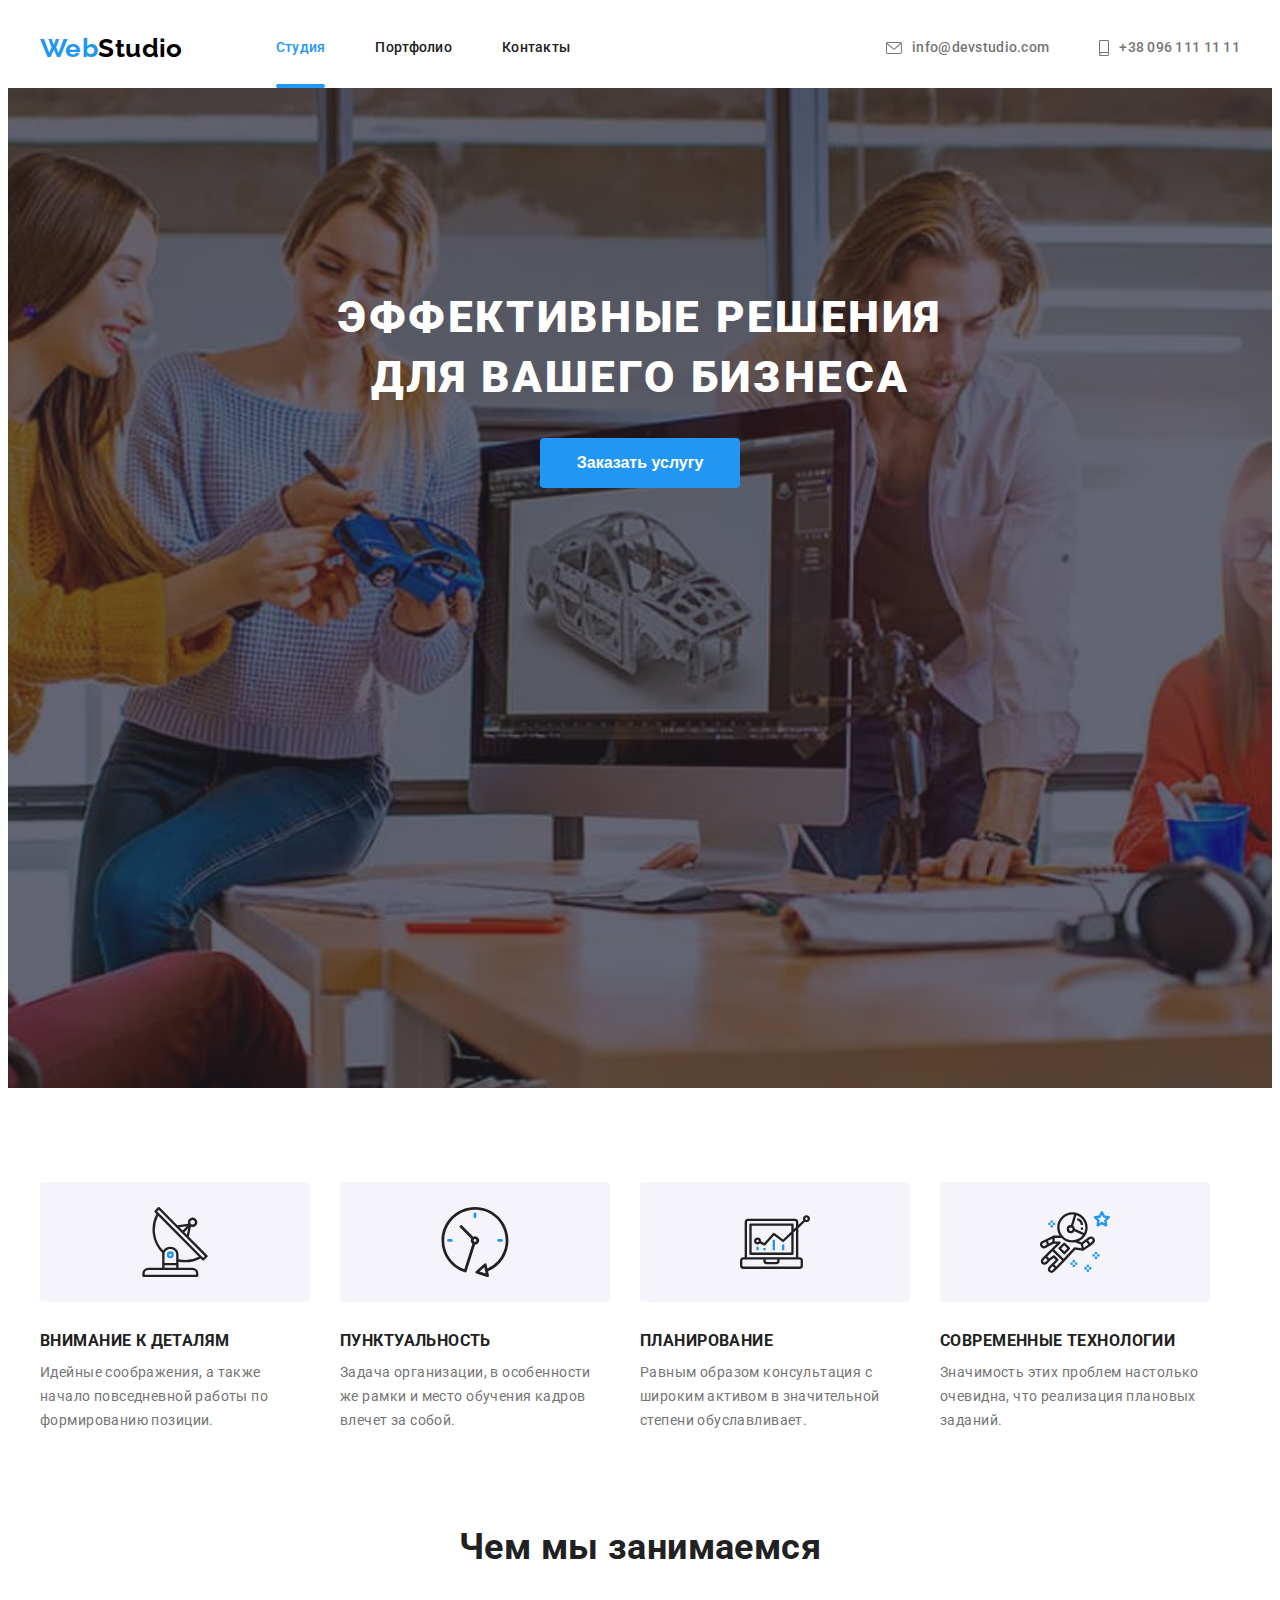
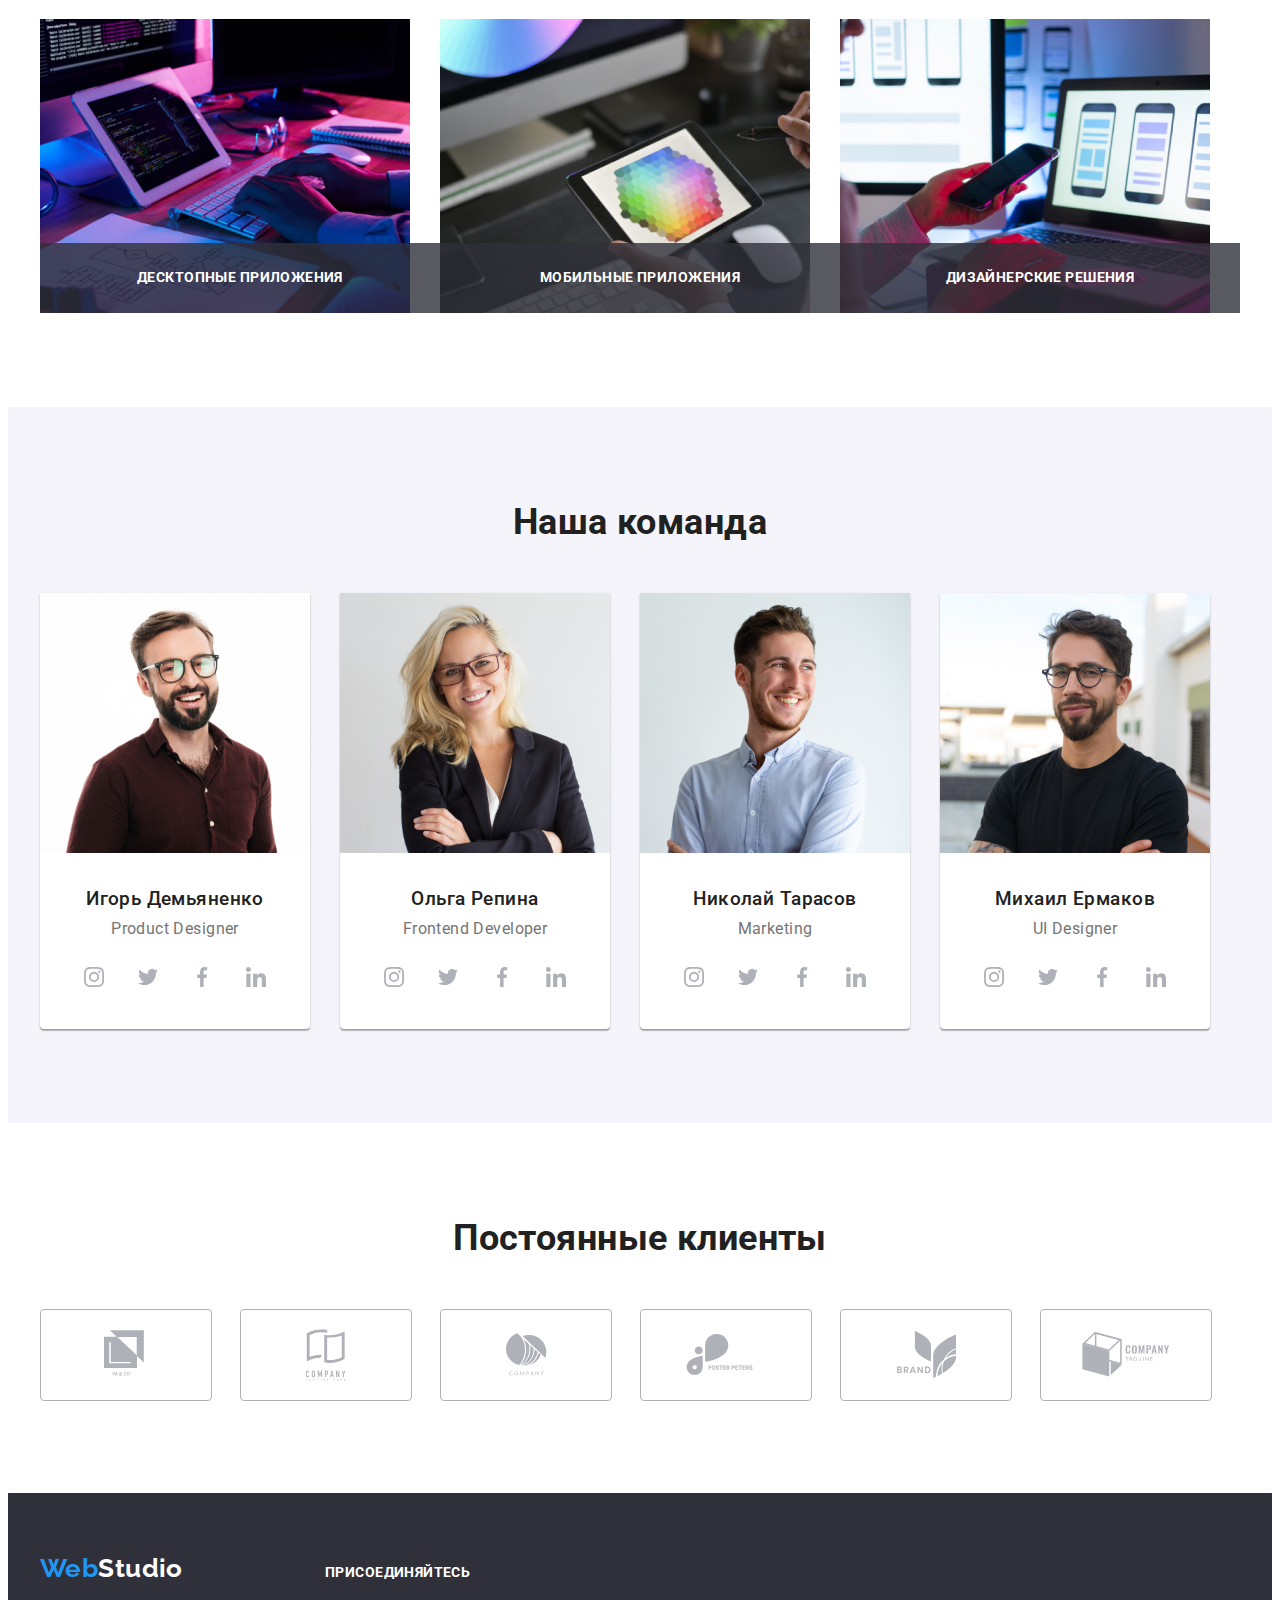
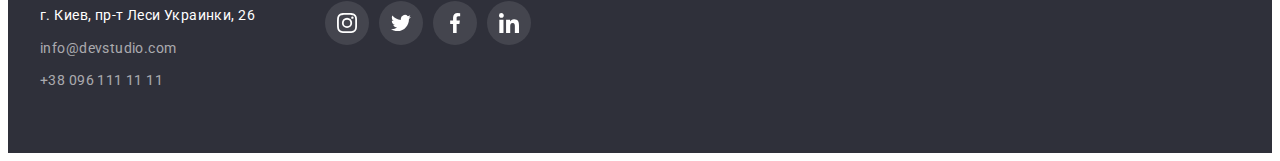
<file: index.html>
<!DOCTYPE html>
<html lang="ru">
<head>
    <meta charset="UTF-8">
    <link rel="stylesheet" href="https://cdnjs.cloudflare.com/ajax/libs/modern-normalize/1.0.0/modern-normalize.min.css" integrity="sha512-ISS7cAi1PEhQ8jnbJpJZMd29NlhNj4AWYyLOSp2CE/CsHxTCu+r+t0D2yoJudVrd0/8fTVPUVDzY5Tvli75u/g==" crossorigin="anonymous" />
    <link rel="preconnect" href="https://fonts.gstatic.com">
    <link href="https://fonts.googleapis.com/css2?family=Raleway:wght@700&family=Roboto:wght@400;500;700;900&display=swap" rel="stylesheet">
    <link rel="stylesheet" href="./css/style.css">
    <meta name="viewport" content="width=device-width, initial-scale=1">
    <title>Web Studio</title>
</head>
<body>
        <header class="header">
            <div class="container main-nav">
                    <nav class="nav">
                        <a href="./index.html" class="logo">
                            <span class="web">Web</span><span class="studio">Studio</span>
                        </a>
                        <ul class="nav-list list">
                            <li class="nav-item">
                                <a href="./index.html" class="link current">Студия</a>
                            </li>
                            <li class="nav-item">
                                <a href="./portfolio.html" class="link">Портфолио</a>
                            </li>
                            <li class="nav-item">

                                <a href="#" class="link">Контакты</a>
                            </li>
                        </ul>
                    </nav>
                
                    <ul class="contacts-list list">
                        <li class="contacts-item">
                            <a href="mailto:info@devstudio.com" class="contacts-link link">
                                <svg class="social-link-icon icon-contacts" width="16" height="12">
                                    <use href="./images/sprite.svg#icon-mail"></use>
                                </svg>
                                info@devstudio.com</a>
                        </li>
                        <li class="contacts-item">
                            <a href="tel:+380961111111" class="contacts-link link">
                                <svg class="social-link-icon icon-contacts" width="10" height="16">
                                    <use href="./images/sprite.svg#icon-smartphone"></use>
                                </svg>
                                +38 096 111 11 11</a>
                        </li>
                    </ul>
            </div>
        </header>
        <main>
            <section class="hero">
                <div class="container">
                    <h1 class="hero__title">Эффективные решения для вашего бизнеса</h1>
                    <button type="button" class="hero__button" data-modal-open>Заказать услугу</button>
                </div>
            </section>
           <!-- FEATURES-->
            <section class="features">
                <div class="container">
                    <h2 hidden>Наши особенности</h2>
                    <ul class="features-list list">
                        <li class="features-item icon-antenna">
                            <h3 class="features__title">Внимание к деталям</h3>
                            <p class="features__text">Идейные соображения, а также начало повседневной работы по формированию позиции.</p>
                        </li>
                        <li class="features-item icon-clock">
                            <h3 class="features__title">Пунктуальность</h3>
                            <p class="features__text">Задача организации, в особенности же рамки и место обучения кадров влечет за собой.</p>
                        </li>
                        <li class="features-item icon-diagram">
                            <h3 class="features__title">Планирование</h3>
                            <p class="features__text">Равным образом консультация с широким активом в значительной степени обуславливает.</p>
                        </li>
                        <li class="features-item icon-astronaut">
                            <h3 class="features__title">Современные технологии</h3>
                            <p class="features__text">Значимость этих проблем настолько очевидна, что реализация плановых заданий.</p>
                        </li>
                    </ul>
                </div>
            </section>
            <!--WHAT WE DO-->
            <section class="what-we-do">
                <div class="container">
                    <h2 class="section__title">Чем мы занимаемся</h2>
                    <ul class="what-we-do-list list">
                        <li class="what-we-do-item">
                            <img src="./images/what-we-do1.jpg" alt="Computer" width="370" class="what-we-do-img">
                            <div class="service-description">
                                <p class="service-text">
                                    Десктопные приложения
                                </p>
                            </div>
                        </li>
                        <li class="what-we-do-item">
                            <img src="./images/what-we-do2.jpg" alt="Smartphone" width="370" class="what-we-do-img">
                            <div class="service-description">
                                <p class="service-text">
                                    Мобильные приложения
                                </p>
                            </div>
                        </li>
                        <li class="what-we-do-item">
                            <img src="./images/what-we-do3.jpg" alt="Tablet" width="370" class="what-we-do-img">
                            <div class="service-description">
                                <p class="service-text">
                                    Дизайнерские решения
                                </p>
                            </div>
                        </li>
                    </ul>
                </div>
            </section>
            <!-- OUR TEAM -->
            <section class="team">
                <div class="container">
                    <h2 class="section__title">Наша команда</h2>
                    <ul class="team-members list">
                        <li class="team__card">
                            <img src="./images/member1.jpg" alt="Игорь Демьяненко Product Designer" class="member-img" width="270" height="260">
                            <div class="member-description">
                                <h3 class="member-name">Игорь Демьяненко</h3>
                                <p class="member-role">Product Designer</p>
                                
                                <ul class="card-social-list list">
                                    <li class="card-social-item">
                                        <a href="#" class="card-social-link">
                                            <svg class="social-link-icon" width="20" height="20">
                                                <use href="./images/sprite.svg#icon-instagram"></use>
                                            </svg>
                                        </a>
                                    </li>
                                    <li class="card-social-item">
                                        <a href="#" class="card-social-link">
                                            <svg class="social-link-icon" width="20" height="20">
                                                <use href="./images/sprite.svg#icon-twitter"></use>
                                            </svg>
                                        </a>
                                    </li>
                                    <li class="card-social-item">
                                        <a href="#" class="card-social-link">
                                            <svg class="social-link-icon" width="20" height="20">
                                                <use href="./images/sprite.svg#icon-facebook"></use>
                                            </svg>
                                        </a>
                                    </li>
                                    <li class="card-social-item">
                                        <a href="#" class="card-social-link">
                                            <svg class="social-link-icon" width="20" height="20">
                                                <use href="./images/sprite.svg#icon-linkedin"></use>
                                            </svg>
                                        </a>
                                    </li>
                                </ul>
                            </div>
                        </li>
                        <li class="team__card">
                            <img src="./images/member2.jpg" alt="Ольга Репина Frontend Developer" class="member-img" width="270" height="260">
                            <div class="member-description">
                                <h3 class="member-name">Ольга Репина</h3>
                                <p class="member-role">Frontend Developer</p>

                                <ul class="card-social-list list">
                                    <li class="card-social-item">
                                        <a href="#" class="card-social-link">
                                            <svg class="social-link-icon" width="20" height="20">
                                                <use href="./images/sprite.svg#icon-instagram"></use>
                                            </svg>
                                        </a>
                                    </li>
                                    <li class="card-social-item">
                                        <a href="#" class="card-social-link">
                                            <svg class="social-link-icon" width="20" height="20">
                                                <use href="./images/sprite.svg#icon-twitter"></use>
                                            </svg>
                                        </a>
                                    </li>
                                    <li class="card-social-item">
                                        <a href="#" class="card-social-link">
                                            <svg class="social-link-icon" width="20" height="20">
                                                <use href="./images/sprite.svg#icon-facebook"></use>
                                            </svg>
                                        </a>
                                    </li>
                                    <li class="card-social-item">
                                        <a href="#" class="card-social-link">
                                            <svg class="social-link-icon" width="20" height="20">
                                                <use href="./images/sprite.svg#icon-linkedin"></use>
                                            </svg>
                                        </a>
                                    </li>
                                </ul>
                            </div>
                        </li>
                        <li class="team__card">
                            <img src="./images/member3.jpg" alt="Николай Тарасов Marketing" class="member-img" width="270" height="260">
                            <div class="member-description">
                                <h3 class="member-name">Николай Тарасов</h3>
                                <p class="member-role">Marketing</p>

                                <ul class="card-social-list list">
                                    <li class="card-social-item">
                                        <a href="#" class="card-social-link">
                                            <svg class="social-link-icon" width="20" height="20">
                                                <use href="./images/sprite.svg#icon-instagram"></use>
                                            </svg>
                                        </a>
                                    </li>
                                    <li class="card-social-item">
                                        <a href="#" class="card-social-link">
                                            <svg class="social-link-icon" width="20" height="20">
                                                <use href="./images/sprite.svg#icon-twitter"></use>
                                            </svg>
                                        </a>
                                    </li>
                                    <li class="card-social-item">
                                        <a href="#" class="card-social-link">
                                            <svg class="social-link-icon" width="20" height="20">
                                                <use href="./images/sprite.svg#icon-facebook"></use>
                                            </svg>
                                        </a>
                                    </li>
                                    <li class="card-social-item">
                                        <a href="#" class="card-social-link">
                                            <svg class="social-link-icon" width="20" height="20">
                                                <use href="./images/sprite.svg#icon-linkedin"></use>
                                            </svg>
                                        </a>
                                    </li>
                                </ul>
                            </div>
                        </li>
                        <li class="team__card">
                            <img src="./images/member4.jpg" alt="Михаил Ермаков UI Designer" class="member-img" width="270" height="260">
                            <div class="member-description">
                                <h3 class="member-name">Михаил Ермаков</h3>
                                <p class="member-role">UI Designer</p>

                                <ul class="card-social-list list">
                                    <li class="card-social-item">
                                        <a href="#" class="card-social-link">
                                            <svg class="social-link-icon" width="20" height="20">
                                                <use href="./images/sprite.svg#icon-instagram"></use>
                                            </svg>
                                        </a>
                                    </li>
                                    <li class="card-social-item">
                                        <a href="#" class="card-social-link">
                                            <svg class="social-link-icon" width="20" height="20">
                                                <use href="./images/sprite.svg#icon-twitter"></use>
                                            </svg>
                                        </a>
                                    </li>
                                    <li class="card-social-item">
                                        <a href="#" class="card-social-link">
                                            <svg class="social-link-icon" width="20" height="20">
                                                <use href="./images/sprite.svg#icon-facebook"></use>
                                            </svg>
                                        </a>
                                    </li>
                                    <li class="card-social-item">
                                        <a href="#" class="card-social-link">
                                            <svg class="social-link-icon" width="20" height="20">
                                                <use href="./images/sprite.svg#icon-linkedin"></use>
                                            </svg>
                                        </a>
                                    </li>
                                </ul>
                            </div>
                        </li>
                    </ul>
                </div>
            </section>
            <section class="clients">
                <div class="container">
                    <h2 class="section__title">Постоянные клиенты</h2>
                    <ul class="clients-list list">
                        <li class="clients-item">
                            <a href="#" class="clients-link">
                                <svg class="clients-icon" width="44" height="49">
                                    <use href="./images/sprite.svg#icon-yaco"></use>
                                </svg>
                            </a>
                        </li>
                        <li class="clients-item">
                            <a href="#" class="clients-link">
                                <svg class="clients-icon" width="40" height="52">
                                    <use href="./images/sprite.svg#icon-companytagline"></use>
                                </svg>
                            </a>
                        </li>
                        <li class="clients-item">
                            <a href="#" class="clients-link">
                                <svg class="clients-icon" width="41" height="43">
                                    <use href="./images/sprite.svg#icon-company"></use>
                                </svg>
                            </a>
                        </li>
                        <li class="clients-item">
                            <a href="#" class="clients-link">
                                <svg class="clients-icon" width="80" height="42">
                                    <use href="./images/sprite.svg#icon-fosterpeter"></use>
                                </svg>
                            </a>   
                        </li>
                        <li class="clients-item">
                            <a href="#" class="clients-link">
                                <svg class="clients-icon" width="59" height="47">
                                    <use href="./images/sprite.svg#icon-brand"></use>
                                </svg>
                            </a>
                        </li>
                        <li class="clients-item">
                            <a href="#" class="clients-link">
                                <svg class="clients-icon" width="88" height="45">
                                    <use href="./images/sprite.svg#icon-companycube"></use>
                                </svg>
                            </a>
                        </li>
                    </ul>
                </div>
            </section>
        </main>
        <footer class="footer">
            <div class="container footer-box">
                <div class="adress-box">
                    <a href="./index.html" class="logo logo-bottom">
                        <span class="web">Web</span><span class="footer-studio">Studio</span>
                    </a>
                    <address>
                        <ul class="adress-list list">
                            <li class="adress-item">
                                <a href="https://goo.gl/maps/qAZLpgprCSPZe2HK8" class="adress-item light">г. Киев, пр-т Леси Украинки, 26</a>
                            </li>
                            <li class="adress-item">
                                <a href="mailto:info@devstudio.com" class="adress-item">info@devstudio.com</a>
                            </li>
                            <li class="adress-item">
                                <a href="tel:+380961111111" class="adress-item">+38 096 111 11 11</a>
                            </li>
                        </ul>
                    </address>
                </div>
                <div class="join-box">
                   <p class="join__title">Присоединяйтесь</p>
                   <ul class="social-link-list list">
                    <li class="social-link-item">
                        <a href="#" class="social-link">
                            <svg class="social-link-icon" width="20" height="20">
                                <use href="./images/sprite.svg#icon-instagram"></use>
                            </svg>
                        </a>
                    </li>
                    <li class="social-link-item">
                        <a href="#" class="social-link">
                            <svg class="social-link-icon" width="20" height="20">
                                <use href="./images/sprite.svg#icon-twitter"></use>
                            </svg>
                        </a>
                    </li>
                    <li class="social-link-item">
                        <a href="" class="social-link">
                            <svg class="social-link-icon" width="20" height="20">
                                <use href="./images/sprite.svg#icon-facebook"></use>
                            </svg>
                        </a>
                    </li>
                    <li class="social-link-item">
                        <a href="" class="social-link">
                            <svg class="social-link-icon" width="20" height="20">
                                <use href="./images/sprite.svg#icon-linkedin"></use>
                            </svg>
                        </a>
                    </li>
                   </ul>
               </div>
               
            </div>
        </footer>
        <div class="backdrop is-hidden" data-modal>
            <div class="modal">
                <button type="button" class="close-btn" data-modal-close>
                    <svg class="close-icon" width="11" height="11">
                        <use href="./images/sprite.svg#icon-close"></use>
                    </svg>
                </button>

            </div>
        </div>
    <script src="./js/modal.js"></script>
    </body>
</html>
</file>
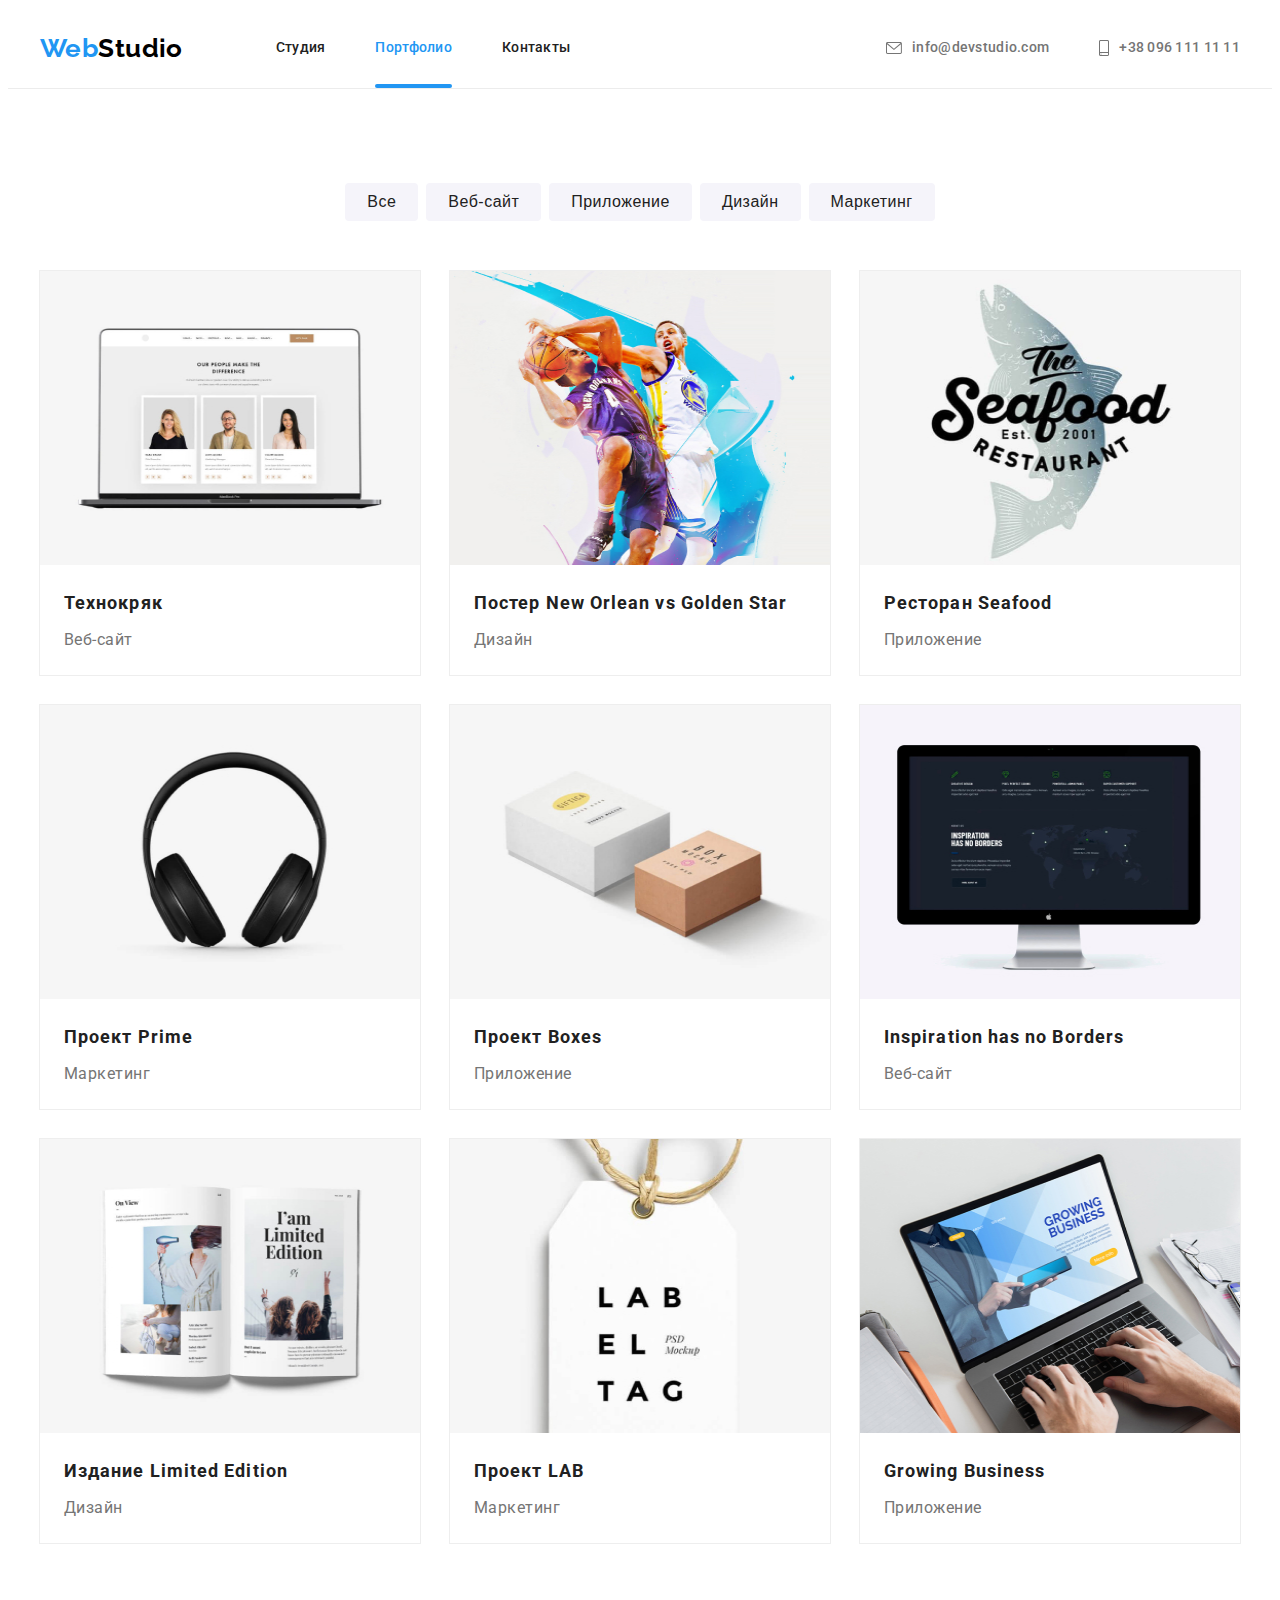
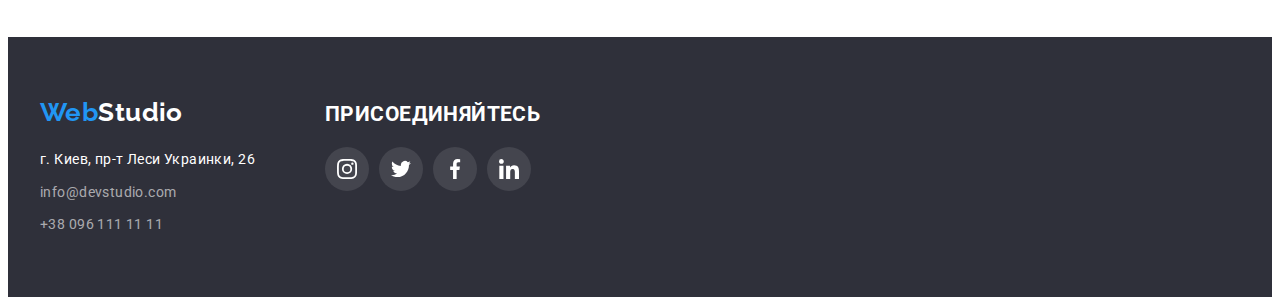
<file: portfolio.html>
<!DOCTYPE html>
<html lang="ru">
<head>
    <meta charset="UTF-8">
    <link rel="stylesheet" href="https://cdnjs.cloudflare.com/ajax/libs/modern-normalize/1.0.0/modern-normalize.min.css" integrity="sha512-ISS7cAi1PEhQ8jnbJpJZMd29NlhNj4AWYyLOSp2CE/CsHxTCu+r+t0D2yoJudVrd0/8fTVPUVDzY5Tvli75u/g==" crossorigin="anonymous" />
    <link rel="preconnect" href="https://fonts.gstatic.com">
    <link href="https://fonts.googleapis.com/css2?family=Raleway:wght@700&family=Roboto:wght@400;500;700;900&display=swap" rel="stylesheet">
    <link rel="stylesheet" href="./css/style.css">
    <meta name="viewport" content="width=device-width, initial-scale=1">
    <title>Web Studio</title>
</head>
<body>
    <header class="header header-portfolio">
        <div class="container main-nav">
                <nav class="nav">
                    <a href="./index.html" class="logo">
                        <span class="web">Web</span><span class="studio">Studio</span>
                    </a>
                    <ul class="nav-list list">
                        <li class="nav-item">
                            <a href="./index.html" class="link">Студия</a>
                        </li>
                        <li class="nav-item">
                            <a href="./portfolio.html" class="link current">Портфолио</a>
                        </li>
                        <li class="nav-item">
                            <a href="#" class="link">Контакты</a>
                        </li>
                    </ul>
                </nav>
            
                <ul class="contacts-list list">
                    <li class="contacts-item">
                        <a href="mailto:info@devstudio.com" class="contacts-link link">
                            <svg class="social-link-icon icon-contacts" width="16" height="12">
                                <use href="./images/sprite.svg#icon-mail"></use>
                            </svg>
                            info@devstudio.com</a>
                    </li>
                    <li class="contacts-item">
                        <a href="tel:+380961111111" class="contacts-link link">
                            <svg class="social-link-icon icon-contacts" width="10" height="16">
                                <use href="./images/sprite.svg#icon-smartphone"></use>
                            </svg>
                            +38 096 111 11 11</a>
                    </li>
                </ul>
        </div>
    </header>
    <!--MAIN-->
    <main>
        <section class="portfolio">
            <div class="container">
                <ul class="button-list list">
                    <li class="button-item">
                        <button type="button" class="portfolio-button">Все</button>
                    </li>
                    <li class="button-item">
                        <button type="button" class="portfolio-button">Веб-сайт</button>
                    </li>
                    <li class="button-item">
                        <button type="button" class="portfolio-button">Приложение</button>
                    </li>
                    <li class="button-item">
                        <button type="button" class="portfolio-button">Дизайн</button>
                    </li>
                    <li class="button-item">
                        <button type="button" class="portfolio-button">Маркетинг</button>
                    </li>    
                </ul>

                <ul class="portfolio-list">
                    <!--item 1-->
                    <li class="portfolio-item">
                        <a href="" class="portfolio__link">
                            <div class="animated-card">
                                <img src="./images/portfolio1.jpg" alt="" width="370" height="294" class="portfolio-image">
                                <div class="portfolio-overlay">
                                    <p class="overlay-text">Технокряк это современная площадка распространения коронавируса. Компании используют эту платформу для цифрового шпионажа и атак на защищённые сервера конкурентов.</p>
                                </div>
                            </div>

                            <div class="card-description">
                                <h2 class="portfolio__title">Технокряк</h2>
                                <p class="portfolio__type">Веб-сайт</p>
                            </div>
                        </a>
                    </li>

                    <!--item 2-->
                    <li class="portfolio-item">
                        <a href="" class="portfolio__link">
                            <div class="animated-card">
                                <img src="./images/portfolio2.jpg" alt="" width="370" height="294" class="portfolio-image">
                                <div class="portfolio-overlay">
                                    <p class="overlay-text">Технокряк это современная площадка распространения коронавируса. Компании используют эту платформу для цифрового шпионажа и атак на защищённые сервера конкурентов.</p>
                                </div>
                            </div>

                            <div class="card-description">
                                <h2 class="portfolio__title">Постер New Orlean vs Golden Star</h2>
                                <p class="portfolio__type">Дизайн</p>
                            </div>
                        </a>
                    </li>

                    <!--item 3-->
                    <li class="portfolio-item">
                        <a href="" class="portfolio__link">
                            <div class="animated-card">
                                <img src="./images/portfolio3.jpg" alt="" width="370" height="294" class="portfolio-image">
                                <div class="portfolio-overlay">
                                    <p class="overlay-text">Технокряк это современная площадка распространения коронавируса. Компании используют эту платформу для цифрового шпионажа и атак на защищённые сервера конкурентов.</p>
                                </div>
                            </div>
                            
                            <div class="card-description">
                                <h2 class="portfolio__title">Ресторан Seafood</h2>
                                <p class="portfolio__type">Приложение</p>
                            </div>
                        </a>
                    </li>

                    <!--item 4-->
                    <li class="portfolio-item">
                        <a href="" class="portfolio__link">
                            <div class="animated-card">
                                <img src="./images/portfolio4.jpg" alt="" width="370" height="294" class="portfolio-image">
                                <div class="portfolio-overlay">
                                    <p class="overlay-text">Технокряк это современная площадка распространения коронавируса. Компании используют эту платформу для цифрового шпионажа и атак на защищённые сервера конкурентов.</p>
                                </div>
                            </div>
                            
                            <div class="card-description">
                                <h2 class="portfolio__title">Проект Prime</h2>
                                <p class="portfolio__type">Маркетинг</p>
                            </div>
                        </a>
                    </li>

                    <!--item 5-->
                    <li class="portfolio-item">
                        <a href="" class="portfolio__link">
                            <div class="animated-card">
                                <img src="./images/portfolio5.jpg" alt="" width="370" height="294" class="portfolio-image">
                                <div class="portfolio-overlay">
                                    <p class="overlay-text">Технокряк это современная площадка распространения коронавируса. Компании используют эту платформу для цифрового шпионажа и атак на защищённые сервера конкурентов.</p>
                                </div>
                            </div>
                            
                            <div class="card-description">
                                <h2 class="portfolio__title">Проект Boxes</h2>
                                <p class="portfolio__type">Приложение</p>
                            </div>
                        </a>
                    </li>

                    <!--item 6-->
                    <li class="portfolio-item">
                        <a href="" class="portfolio__link">
                            <div class="animated-card">
                                <img src="./images/portfolio6.jpg" alt="" width="370" height="294" class="portfolio-image">
                                <div class="portfolio-overlay">
                                    <p class="overlay-text">Технокряк это современная площадка распространения коронавируса. Компании используют эту платформу для цифрового шпионажа и атак на защищённые сервера конкурентов.</p>
                                </div>
                            </div>
                            
                            <div class="card-description">
                                <h2 class="portfolio__title">Inspiration has no Borders</h2>
                                <p class="portfolio__type">Веб-сайт</p>
                            </div>
                        </a>
                    </li>

                    <!--item 7-->
                    <li class="portfolio-item">
                        <a href="" class="portfolio__link">
                            <div class="animated-card">
                                <img src="./images/portfolio7.jpg" alt="" width="370" height="294" class="portfolio-image">
                                <div class="portfolio-overlay">
                                    <p class="overlay-text">Технокряк это современная площадка распространения коронавируса. Компании используют эту платформу для цифрового шпионажа и атак на защищённые сервера конкурентов.</p>
                                </div>
                            </div>
                            
                            <div class="card-description">
                                <h2 class="portfolio__title">Издание Limited Edition</h2>
                                <p class="portfolio__type">Дизайн</p>
                            </div>
                        </a>
                    </li>

                    <!--item 8-->
                    <li class="portfolio-item">
                        <a href="" class="portfolio__link">
                            <div class="animated-card">
                                <img src="./images/portfolio8.jpg" alt="" width="370" height="294" class="portfolio-image">
                                <div class="portfolio-overlay">
                                    <p class="overlay-text">Технокряк это современная площадка распространения коронавируса. Компании используют эту платформу для цифрового шпионажа и атак на защищённые сервера конкурентов.</p>
                                </div>
                            </div>
                            
                            <div class="card-description">
                                <h2 class="portfolio__title">Проект LAB</h2>
                                <p class="portfolio__type">Маркетинг</p>
                            </div>
                        </a>
                    </li>

                    <!--item 9-->
                    <li class="portfolio-item">
                        <a href="" class="portfolio__link">
                            <div class="animated-card">
                                <img src="./images/portfolio9.jpg" alt="" width="370" height="294" class="portfolio-image">
                                <div class="portfolio-overlay">
                                    <p class="overlay-text">Технокряк это современная площадка распространения коронавируса. Компании используют эту платформу для цифрового шпионажа и атак на защищённые сервера конкурентов.</p>
                                </div>
                            </div>
                            
                            <div class="card-description">
                                <h2 class="portfolio__title">Growing Business</h2>
                                <p class="portfolio__type">Приложение</p>
                            </div>
                        </a>
                    </li>

                </ul>
            </div>
        </section>
    </main>
    <!--footer--> 
    <footer class="footer">
        <div class="container footer-box">
            <div class="adress-box">
                <a href="./index.html" class="logo logo-bottom">
                    <span class="web">Web</span><span class="footer-studio">Studio</span>
                </a>
                <address>
                    <ul class="adress-list list">
                        <li class="adress-item">
                            <a href="https://goo.gl/maps/qAZLpgprCSPZe2HK8" class="adress-item light">г. Киев, пр-т Леси Украинки, 26</a>
                        </li>
                        <li class="adress-item">
                            <a href="mailto:info@devstudio.com" class="adress-item">info@devstudio.com</a>
                        </li>
                        <li class="adress-item">
                            <a href="tel:+380961111111" class="adress-item">+38 096 111 11 11</a>
                        </li>
                    </ul>
                </address>
            </div>
            <div class="join-box">
               <h2 class="join__title">Присоединяйтесь</h2>
               <ul class="social-link-list list">
                <li class="social-link-item">
                    <a href="#" class="social-link">
                        <svg class="social-link-icon" width="20" height="20">
                            <use href="./images/sprite.svg#icon-instagram"></use>
                        </svg>
                    </a>
                </li>
                <li class="social-link-item">
                    <a href="#" class="social-link">
                        <svg class="social-link-icon" width="20" height="20">
                            <use href="./images/sprite.svg#icon-twitter"></use>
                        </svg>
                    </a>
                </li>
                <li class="social-link-item">
                    <a href="" class="social-link">
                        <svg class="social-link-icon" width="20" height="20">
                            <use href="./images/sprite.svg#icon-facebook"></use>
                        </svg>
                    </a>
                </li>
                <li class="social-link-item">
                    <a href="" class="social-link">
                        <svg class="social-link-icon" width="20" height="20">
                            <use href="./images/sprite.svg#icon-linkedin"></use>
                        </svg>
                    </a>
                </li>
               </ul>
           </div>
           
        </div>
    </footer>
</body>
</html>
</file>
<file: css/style.css>
:root {
    --primary-text-color: #757575;
    --title-text-color: #212121;
    --accent-color: #2196F3;
    --main-light-color: #ffffff;
    --accent-bg-color: #F5F4FA; 
    --footer-bg-color: #2F303A;
    --footer-text-color: rgba(255, 255, 255, 0.6);
    --black-color: #000000;
    --icons-color: #AFB1B8;
    --standart-cubic: cubic-bezier(0.4, 0, 0.2, 1);
}

body {
    background-color: var(--main-light-color);
    color: var(--primary-text-color);
    font-family: "Roboto", sans-serif;
    letter-spacing: 0.03em;
    font-size: 14px;
}

ul {
    list-style: none;
}

a {
    text-decoration: none;
}

.list {
    padding: 0;
    margin: 0;
}

.container {
    width: 1200px;
    padding: 0 15px;
    margin: 0 auto;
}

.header-portfolio {
    border-bottom: 1px solid #ECECEC;
}

/* logo */
.logo {
    display: inline-block;
    font-family: Raleway, sans-serif;
    font-weight: 700;
    font-size: 26px;
    line-height: 1.19;
}

.logo .web {
    color: var(--accent-color);
}

.logo .studio {
    color: var(--black-color);
}

.logo .footer-studio {
    color: var(--main-light-color)
}
/* navigation */

.main-nav {
    display: flex;
    align-items: center;
}

.nav {
    display: flex;
    align-items: center;
}

.nav-list {
    display: flex;
    margin-left: 93px;
}

.link {
    display: flex;
    align-items: center;

    padding-top: 32px;
    padding-bottom: 32px;

    font-weight: 500;
    letter-spacing: 0.02em;
    line-height: 1.14;
    color: var(--primary-text-color);
    transition: color 250ms var(--standart-cubic);
}

.nav-item > .link {
    color: var(--title-text-color);
}

.nav-item + .nav-item {
    margin-left: 50px;
}

.link.current {
    position: relative;
    color: var(--accent-color);
}

.current::after {
    content: '';
    position: absolute;
    left: 0;
    bottom: 0;
    display: block;
    width: 100%;
    height: 4px;
    border-radius: 2px;
    background-color: var(--accent-color);
}

.nav-item > .link:hover,
.nav-item > .link:focus {
    color: var(--accent-color);
}


/* header contacts */

.contacts-list {
    display: flex;
    margin-left: auto;
}

.contacts-item + .contacts-item  {
    margin-left: 50px;
}

.contacts-item > .link:hover,
.contacts-item > .link:focus {
    color: var(--accent-color);
}

.icon-contacts {
    display: inline-block;
    margin-right: 10px;
}

    
/* HERO */

.hero {
    max-width: 1600px;
    height: 600px;
    margin-left: auto;
    margin-right: auto;
    
    text-align: center;
    padding: 200px 0;
    background-color: var(--footer-bg-color);
    background-image: linear-gradient(to right, rgba(47, 48, 58, 0.4), rgba(47, 48, 58, 0.4)), url('../images/bg.jpg');
    background-position: center;
    background-size: cover;
    background-repeat: no-repeat;
}

.hero__title {
    max-width: 696px;
    margin-top: 0;
    margin-bottom: 30px;
    margin-left: auto;
    margin-right: auto;
    color: var(--main-light-color);
    font-weight: 900;
    font-size: 44px;
    line-height: 1.36;
    letter-spacing: 0.06em;
    text-transform: uppercase;
}

.hero__button {
    border-radius: 4px;
    padding: 10px 32px;
    min-width: 200px;
    display: inline-block;
    border: transparent;
    text-align: center;
    cursor: pointer;

    color: var(--main-light-color);
    background-color: var(--accent-color);
    font-weight: 700;
    font-size: 16px;
    line-height: 1.87;
}

/* FEATURES */

.features {
    padding: 94px 0;
}

.features-list {
    display: flex;
}

.features-item {
    width: 270px;
}

.features-item + .features-item {
    margin-left: 30px;
}

.features__title {
    margin-top: 0;
    margin-bottom: 10px;
    color: var(--title-text-color);
    font-weight: 700;
    text-transform: uppercase;
    line-height: 1.14;
}

.features__text {
    margin: 0;
    line-height: 1.71;
}

.features-item::before {
    content: '';
    display: block;
    height: 120px;
    background-color: var(--accent-bg-color);
    border-radius: 4px;
    margin-bottom: 30px;
    background-repeat: no-repeat;
    background-size: 70px 70px;
    background-position: center;
}

.features-item.icon-antenna::before {
    background-image: url('../images/antenna.svg');
}

.features-item.icon-clock::before {
    background-image: url('../images/clock.svg');
}

.features-item.icon-diagram::before {
    background-image: url('../images/diagram.svg');
}

.features-item.icon-astronaut::before {
    background-image: url('../images/astronaut.svg');
}

/* Чем мы занимаемся */

.what-we-do {
    text-align: center;
    padding-bottom: 94px;
}

.what-we-do-list {
    display: flex;
}

.what-we-do-item {
    position: relative;
}

.what-we-do-item + .what-we-do-item {
    margin-left: 30px;
}

.what-we-do-img {
    display: block;
}

.service-description {
    position: absolute;
    bottom: 0;
    width: 100%;
    padding: 27px 15px;

    background-color: rgba(47, 48, 58, 0.8);
    /* text-align: center; */
}

.service-text {
    margin-top: 0;
    margin-bottom: 0;

    font-weight: 700;
    line-height: 1.14;
    text-transform: uppercase;
    color: var(--main-light-color);
}



/* Titles */

.section__title {
    margin-top: 0;
    margin-bottom: 50px;
    color: var(--title-text-color);
    font-size: 36px;
    line-height: 1.17;
    font-weight: 700;
}

.team {
    padding: 94px 0;
    text-align: center;
    background-color: var(--accent-bg-color);
}

.team-members {
    display: flex;
}

.team__card + .team__card {
    margin-left: 30px;
}

.team__card {
    width: 270px;
    border-radius: 0px 0px 4px 4px;
    box-shadow: 0px 1px 3px rgba(0, 0, 0, 0.12), 0px 1px 1px rgba(0, 0, 0, 0.14), 0px 2px 1px rgba(0, 0, 0, 0.2);
    
    background-color: #ffffff;
    font-size: 16px;
    line-height: 1.18;
}

.member-description {
    padding: 30px 15px;
}

.member-name {
    margin-top: 0;
    margin-bottom: 10px;
    font-weight: 500;
    color: var(--title-text-color);
}

.member-role {
    margin-top: 0;
    margin-bottom: 16px;
}

.card-social-list {
    display: flex;
    justify-content: center;
}

.card-social-item:not(:last-child) {
    margin-right: 10px;
}

.card-social-link {
    display: flex;
    justify-content: center;
    align-items: center;
    width: 44px;
    height: 44px;
    border-radius: 50%;
    background-color: transparent;
    color: var(--icons-color);
    transition: color 250ms var(--standart-cubic), background-color 250ms var(--standart-cubic);
}

.card-social-link:hover,
.card-social-link:focus {
    background-color: var(--accent-color);
    color: var(--main-light-color);
}


/* SECTION CLIENTS */

.clients {
    padding: 94px 0;
    text-align: center;
}

.clients-list {
    display: flex;
}

.clients-item {
    width: 170px;
    height: 90px;
}

.clients-item:not(:last-child) {
    margin-right: 30px;
}   

.clients-link {
    display: flex;
    justify-content: center;
    align-items: center;
    height: 100%;
    width: 100%;
    cursor: pointer;
    border: 1px solid rgba(175, 177, 184, 1);
    border-radius: 4px;
    color: var(--icons-color);
    transition: color 250ms var(--standart-cubic), border-color 250ms var(--standart-cubic);
}

.clients-icon {
    fill: currentColor;
}

.clients-link:hover {
    color: var(--accent-color);
    border-color: var(--accent-color);
}

/* FOOTER */

.footer {
    padding: 60px 0;
    background-color: var(--footer-bg-color);
}

.logo-bottom {
    margin-bottom: 20px;
}

.adress-item:not(:last-child) {
    margin-bottom: 9px;
}

.adress-item.light {
    color: var(--main-light-color);
}

.adress-item {
    line-height: 1.71;
    color: var(--footer-text-color);
    font-style: normal;
}

.footer-box {
    display: flex;
    align-items: baseline;
}

.join-box {
    margin-left: 70px;
}

.join__title {
    font-weight: 700;
    line-height: 1.14;
    text-transform: uppercase;
    color: var(--main-light-color);
    margin-top: 0;
    margin-bottom: 20px;
}

.social-link-list {
    display: flex;
}

.social-link {
    display: flex;
    justify-content: center;
    align-items: center;
    width: 44px;
    height: 44px;
    border-radius: 50%;
    background-color: rgba(255, 255, 255, 0.1);
    color: var(--main-light-color);
    transition: background-color 250ms var(--standart-cubic);
}

.social-link-item:not(:last-child) {
    margin-right: 10px;
}

.social-link-icon {
    fill: currentColor;
}

.social-link:hover,
.social-link:focus {
    background-color: var(--accent-color);
}

/* PORTFOLIO PAGE */

.portfolio {
    padding: 94px 0;
}

.button-list {
    margin-top: 0;
    margin-bottom: 50px;
    display: flex;
    justify-content: center;
}

.button-item +  .button-item {
    margin-left: 8px;
}

.portfolio-button {
    cursor: pointer;
    padding: 6px 22px;
    text-align: center;

    font-weight: 500;
    font-size: 16px;
    line-height: 1.62;
    letter-spacing: 0.03em;
    
    color: var(--title-text-color);
    background-color: var(--accent-bg-color);
    border-radius: 4px;
    border: none;
    transition: background-color 250ms var(--standart-cubic), color 250ms var(--standart-cubic), box-shadow 250ms var(--standart-cubic);
}

.portfolio-button:hover,
.portfolio-button:focus {
    background-color: var(--accent-color);
    color: var(--main-light-color);
    box-shadow: 0px 3px 1px rgba(0, 0, 0, 0.1), 0px 1px 2px rgba(0, 0, 0, 0.08), 0px 2px 2px rgba(0, 0, 0, 0.12);
}
/* ========== end buttons ========== */

/* Galary */

.portfolio-list {
    margin-top: 0;
    margin-bottom: 0;
    padding-left: 0;
    display: flex;
    flex-wrap: wrap;
}

.portfolio__link {
    display: block;
    transition: box-shadow 250ms var(--standart-cubic);
}

.portfolio__link:hover,
.portfolio__link:focus {
    box-shadow: 0px 1px 1px rgba(0, 0, 0, 0.12), 0px 4px 4px rgba(0, 0, 0, 0.06), 1px 4px 6px rgba(0, 0, 0, 0.16);
}

/* Тут нужно через аутлайн? */
.portfolio-item {
    width: calc((100% - 60px)/ 3);
    margin-right: 30px;
    margin-bottom: 30px;
    background-color: #ffffff;
    outline: 1px solid #EEEEEE;
}

.portfolio-item:nth-child(3n) {
    margin-right: 0;
}

.portfolio-item:nth-last-child(-n + 3) {
    margin-bottom: 0;
}

.portfolio-image {
    display: block;
    width: 100%;
}

.card-description {
    padding: 20px 24px;
    /* border-left: 1px solid #EEEEEE;
    border-right: 1px solid #EEEEEE;
    border-bottom: 1px solid #EEEEEE; */
}

.portfolio__title {
    margin-top: 0;
    margin-bottom: 4px;
    font-weight: 700;
    font-size: 18px;
    line-height: 2;
    letter-spacing: 0.06em;
    color: var(--title-text-color);
}

.portfolio__type {
    margin-top: 0;
    margin-bottom: 0;
    font-size: 16px;
    line-height: 1.87;
    letter-spacing: 0.03em;
    color: var(--primary-text-color);
}

.animated-card {
    position: relative;
    overflow: hidden;
}

.portfolio-overlay {
    position: absolute;
    left: 0;
    top: 0;
    
    width: 100%;
    height: 100%;
    padding: 63px 24px; 
    background-color: rgba(33, 150, 243, 0.9);
    transform: translateY(100%);
    transition: transform 250ms cubic-bezier(0.4, 0, 0.2, 1);
}

.overlay-text {
   
    font-family: Roboto;
    font-size: 18px;
    line-height: 28px;
    letter-spacing: 0.03em;
    color: #FFFFFF;

}

.portfolio__link:hover .portfolio-overlay,
.portfolio__link:focus .portfolio-overlay {
    transform: translateY(0);
}

.backdrop {
    position: fixed;
    top: 0;
    left: 0;
    width: 100%;
    height: 100%;
    background-color: rgba(0, 0, 0, 0.2);
}

.backdrop.is-hidden {
    opacity: 0;
    pointer-events: none;
}

.modal {
    position: absolute;
    top: 50%;
    left: 50%;
    transform: translate(-50%, -50%);
    padding: 40px;
    min-width: 528px;
    min-height: 581px;
    background-color: var(--main-light-color);
}

.close-btn {
    position: absolute;
    top: 8px;
    right: 8px;
    display: inline-flex;
    width: 30px;
    height: 30px;
    border: 1px solid rgba(0, 0, 0, 0.1);
    border-radius: 50%;
    justify-content: center;
    align-items: center;
    background-color: var(--main-light-color);
}
</file>
